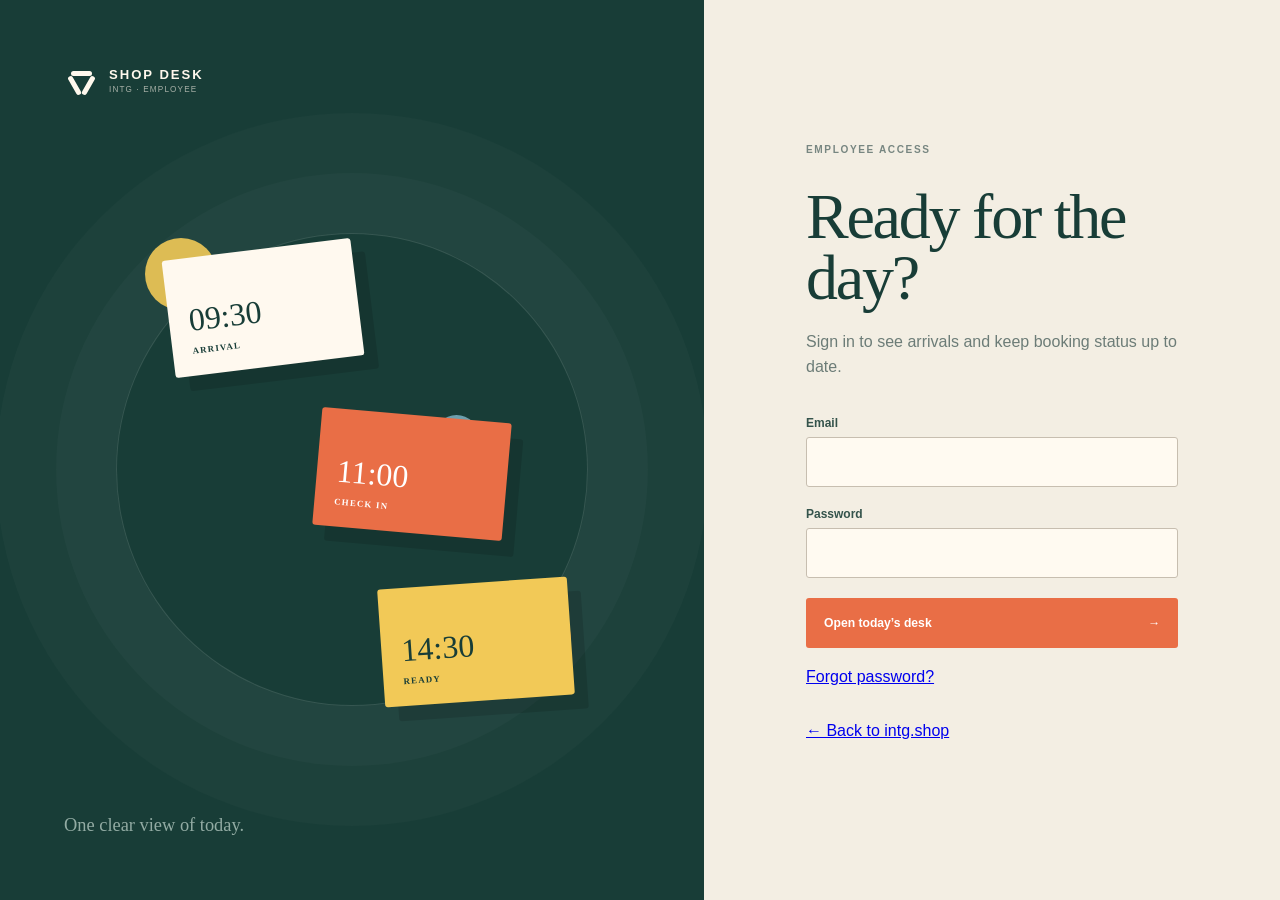
<file: index.html>
<!doctype html>
<html lang="en">
  <head>
    <meta charset="UTF-8" />
    <meta name="viewport" content="width=device-width, initial-scale=1, viewport-fit=cover" />
    <meta name="theme-color" content="#183d37" />
    <meta name="description" content="Employee booking desk for Intg Shop." />
    <meta property="og:title" content="Intg Shop · Employee" />
    <meta property="og:description" content="Employee booking desk for Intg Shop." />
    <meta property="og:type" content="website" />
    <meta property="og:url" content="https://employee.intg.shop/" />
    <meta property="og:image" content="https://intg.shop/og-cover.jpg" />
    <link rel="icon" href="./icon.svg" type="image/svg+xml" />
    <link rel="manifest" href="./manifest.webmanifest" />
    <title>Intg Shop · Employee</title>
    <script type="module" crossorigin src="./assets/index-C6InnlO5.js"></script>
    <link rel="stylesheet" crossorigin href="./assets/index-eb98FPpz.css">
  </head>
  <body><div id="root"></div></body>
</html>
</file>
<file: assets/index-eb98FPpz.css>
:root{color:#183d37;font-synthesis:none;--green:#183d37;--paper:#fffaf1;--cream:#f3eee3;--orange:#e96e46;--yellow:#f2c957;--line:#d8cfc1;--muted:#6c7c77;background:#f3eee3;font-family:Inter,ui-sans-serif,-apple-system,BlinkMacSystemFont,Segoe UI,sans-serif}*{box-sizing:border-box}html{background:var(--cream);min-width:320px}body{background:var(--cream);-webkit-font-smoothing:antialiased;min-width:320px;min-height:100vh;margin:0}body,button,input{font:inherit}button,a{-webkit-tap-highlight-color:transparent}button{color:inherit}h1,h2,h3,p{margin-top:0}h1,h2{letter-spacing:-.035em;font-family:Georgia,Times New Roman,serif;font-weight:400}button:focus-visible,a:focus-visible,input:focus-visible{outline-offset:2px;outline:3px solid #e96e4666}.brand{align-items:center;gap:11px;display:flex}.brand>span{color:currentColor;place-items:center;width:34px;height:34px;display:grid;position:relative}.brand>span i{background:currentColor;border-radius:5px;width:21px;height:5px;position:absolute}.brand>span i:first-child{transform:translateY(-8px)}.brand>span i:nth-child(2){transform:rotate(60deg)translateY(8px)}.brand>span i:nth-child(3){transform:rotate(-60deg)translateY(8px)}.brand b,.brand small{line-height:1;display:block}.brand b{letter-spacing:.15em;font-size:.82rem}.brand small{letter-spacing:.14em;opacity:.62;margin-top:5px;font-size:.51rem}.eyebrow{color:#778681;letter-spacing:.16em;text-transform:uppercase;margin:0 0 12px;font-size:.63rem;font-weight:900}.login{grid-template-columns:minmax(0,1.1fr) minmax(390px,.9fr);min-height:100vh;display:grid}.login>section{background:var(--green);color:#fff8ed;flex-direction:column;justify-content:space-between;min-height:100vh;padding:clamp(28px,5vw,65px);display:flex;overflow:hidden}.login>section>p{color:#92aba3;margin:0;font-family:Georgia,serif;font-size:1.15rem}.login-art{min-height:520px;margin:40px 0;position:relative}.login-art:before{content:"";border:1px solid #ffffff21;border-radius:50%;position:absolute;inset:7% 9% 2%;box-shadow:0 0 0 60px #ffffff06,0 0 0 120px #ffffff05}.login-art>i{background:var(--yellow);opacity:.9;border-radius:50%;width:72px;height:72px;position:absolute}.login-art>i:first-of-type{top:8%;left:14%}.login-art>i:nth-of-type(2){background:var(--orange);width:100px;height:100px;bottom:5%;right:12%}.login-art>i:nth-of-type(3){background:#7ab;width:45px;height:45px;top:42%;right:28%}.card{z-index:2;width:190px;height:118px;color:var(--green);background:#fff9ef;border-radius:3px;flex-direction:column;justify-content:flex-end;padding:20px;font-family:Georgia,serif;font-size:2rem;display:flex;position:absolute;box-shadow:13px 15px #00000021}.card small{letter-spacing:.14em;margin-top:7px;font-family:inherit;font-size:.55rem;font-weight:900}.card.one{top:10%;left:18%;transform:rotate(-7deg)}.card.two{color:#fff;background:#e96e46;top:42%;left:44%;transform:rotate(5deg)}.card.three{background:#f2c957;bottom:3%;right:12%;transform:rotate(-4deg)}.login>form,.login .recovery-panel>form{place-self:center;gap:20px;width:min(420px,100%);padding:45px 24px;display:grid}.login h1{margin:0;font-size:clamp(2.7rem,5vw,4.2rem);line-height:.95}.login form>p:nth-of-type(2){color:var(--muted);line-height:1.6}label{color:#34534b;gap:7px;font-size:.75rem;font-weight:800;display:grid}input{background:var(--paper);width:100%;min-height:50px;color:var(--green);border:1px solid #c7beb0;border-radius:3px;outline:0;padding:0 13px}input:focus{border-color:#32725f;box-shadow:0 0 0 3px #32725f1f}.primary,.secondary,.danger{cursor:pointer;border:1px solid #0000;border-radius:3px;min-height:50px;padding:0 17px;font-size:.76rem;font-weight:900}.primary{background:var(--orange);color:#fff;justify-content:space-between;align-items:center;gap:24px;display:flex}.primary:hover{background:#c95331}.secondary{background:0 0;border-color:#b9c4bd}.danger{color:#a33d2d;background:0 0;border-color:#0000}button:disabled{cursor:not-allowed;opacity:.5}.error{color:#913b2d;background:#f5ddd5;border-left:3px solid #b74433;padding:10px 12px;font-size:.74rem;line-height:1.45}.desk{width:min(900px,100%);min-height:100vh;margin:0 auto;padding:0 28px 80px}.desk>header{border-bottom:1px solid var(--line);justify-content:space-between;align-items:center;min-height:82px;display:flex}.desk>header>div{align-items:center;gap:15px;display:flex}.desk>header button{color:#71817b;cursor:pointer;background:0 0;border:0;width:44px;height:44px;font-size:1.1rem}.online,.offline{color:#567069;text-transform:uppercase;align-items:center;gap:6px;font-size:.61rem;font-weight:800;display:flex}.online:before,.offline:before{content:"";background:#3ea477;border-radius:50%;width:7px;height:7px}.offline:before{background:#c34b38}.offline-bar{color:#86402e;background:#f1d9c8;border-radius:3px;margin:14px 0 -2px;padding:11px 13px;font-size:.7rem;line-height:1.4}.desk-head{justify-content:space-between;align-items:flex-end;gap:20px;padding:54px 0 35px;display:flex}.desk-head h1{margin-bottom:9px;font-size:clamp(2.7rem,6vw,4.7rem);line-height:.95}.desk-head>div>p:last-child{color:var(--muted);margin:0;font-size:.76rem}.refresh{border:1px solid var(--line);background:var(--paper);cursor:pointer;border-radius:50%;width:48px;height:48px;font-size:1.15rem}.tabs{border-bottom:1px solid var(--line);display:flex}.tabs button{color:#7a8783;cursor:pointer;background:0 0;border:0;border-bottom:2px solid #0000;align-items:center;gap:8px;min-height:50px;padding:0 20px;font-size:.73rem;font-weight:850;display:flex}.tabs button.active{border-color:var(--orange);color:var(--green)}.tabs button span{background:#e4ddd1;border-radius:20px;place-items:center;min-width:20px;height:20px;font-size:.58rem;display:grid}.schedule{padding-top:32px}.day-group{margin-bottom:42px}.day-group>h2{justify-content:space-between;align-items:baseline;margin:0 0 14px;font-size:1.5rem;display:flex}.day-group>h2 span{color:#84908c;letter-spacing:.06em;text-transform:uppercase;font-family:inherit;font-size:.61rem;font-weight:800}.booking{border:1px solid var(--line);background:var(--paper);text-align:left;cursor:pointer;border-bottom:0;grid-template-columns:80px 4px minmax(0,1fr) auto 18px;align-items:center;gap:16px;width:100%;min-height:92px;padding:13px 16px;transition:transform .16s,box-shadow .16s;display:grid}.booking:first-of-type{border-radius:4px 4px 0 0}.booking:last-child{border-bottom:1px solid var(--line);border-radius:0 0 4px 4px}.booking:hover{z-index:1;position:relative;transform:translateY(-1px);box-shadow:0 12px 28px #183d3714}.booking time{font-family:Georgia,serif;font-size:1.16rem}.rail{background:#4c987a;border-radius:4px;width:4px;height:42px}.rail.checked_in{background:#4d83a0}.rail.completed{background:#a0aaa5}.rail.cancelled_by_shop,.rail.no_show{background:#bf5b47}.booking h3{margin:0;font-size:.87rem}.booking p{color:#61756e;margin:5px 0 0;font-size:.75rem}.booking small{color:#909a96;margin-top:6px;font-size:.59rem;display:block}.booking>b{color:#83908b;font-size:1.3rem;font-weight:400}.pill{color:#2c6e57;letter-spacing:.05em;text-transform:uppercase;white-space:nowrap;background:#dfece5;border-radius:20px;padding:5px 9px;font-size:.56rem;font-weight:900}.pill.checked_in{color:#35637a;background:#dbe7ed}.pill.completed{color:#626865;background:#e4e4df}.pill.cancelled_by_shop,.pill.no_show{color:#934536;background:#f0dfda}.empty,.state{text-align:center;align-content:center;place-items:center;min-height:370px;padding:30px;display:grid}.empty>span{color:#9da7a3;font-size:2rem}.empty h2{margin:13px 0 7px;font-size:1.7rem}.empty p,.state p{color:#7d8985;max-width:360px;margin:0;font-size:.74rem;line-height:1.55}.state i,.splash>i{border:2px solid #bbc5bf;border-top-color:var(--orange);border-radius:50%;width:28px;height:28px;margin-bottom:15px;animation:.75s linear infinite spin}@keyframes spin{to{transform:rotate(360deg)}}.state.error b{color:#9b4333}.state.error button{cursor:pointer;background:0 0;border:1px solid #bdc5c0;min-height:44px;margin-top:15px;padding:0 18px}.sheet-layer{z-index:100;-webkit-backdrop-filter:blur(4px);backdrop-filter:blur(4px);background:#0b282299;place-items:end center;display:grid;position:fixed;inset:0}.sheet{width:min(620px,100%);max-height:92vh;padding:28px 28px calc(30px + env(safe-area-inset-bottom));background:var(--cream);border-radius:12px 12px 0 0;animation:.22s both sheetUp;overflow:auto;box-shadow:0 -25px 70px #0003}@keyframes sheetUp{0%{transform:translateY(100%)}}.sheet header{justify-content:space-between;align-items:flex-start;gap:20px;display:flex}.sheet header p{color:#7d8985;letter-spacing:.08em;margin:0 0 7px;font-family:ui-monospace,SFMono-Regular,Menlo,monospace;font-size:.62rem}.sheet header h2{margin:0;font-size:2.3rem}.sheet header button{cursor:pointer;background:0 0;border:0;width:44px;height:44px;font-size:1.6rem}.status-banner{border:1px solid var(--line);background:var(--paper);border-radius:3px;align-items:center;gap:12px;margin:25px 0 12px;padding:13px 15px;display:flex}.dot{background:#469371;border-radius:50%;width:12px;height:12px}.dot.checked_in{background:#4d83a0}.dot.completed{background:#9da6a1}.dot.cancelled_by_shop,.dot.no_show{background:#bf5b47}.status-banner small,.status-banner b{display:block}.status-banner small{color:#82908b;letter-spacing:.1em;font-size:.54rem;font-weight:900}.status-banner b{margin-top:4px;font-size:.76rem}.sheet dl{margin:0}.sheet dl>div{border-bottom:1px solid var(--line);grid-template-columns:100px 1fr;gap:20px;padding:17px 3px;display:grid}.sheet dt{color:#84908c;font-size:.63rem;font-weight:800}.sheet dd{text-align:right;margin:0;font-size:.79rem;line-height:1.45}.sheet dd small{color:#788681;margin-top:5px;display:block}.sheet dd a{color:inherit}.sheet-actions{grid-template-columns:1fr 1fr;gap:9px;margin-top:24px;display:grid}.sheet-actions .primary,.sheet-actions .danger:only-child{grid-column:1/-1}.final-note{color:#7c8884;text-align:center;margin:24px 0 0;font-size:.72rem}.splash{background:var(--green);color:#fff;align-content:center;place-items:center;gap:30px;min-height:100vh;display:grid}@media (width<=720px){.login{grid-template-columns:1fr}.login>section{min-height:37vh;padding:25px}.login-art{min-height:220px;margin:20px 0 0}.card{width:125px;height:78px;padding:12px;font-size:1.3rem}.card small{font-size:.42rem}.card.one{left:4%}.card.two{top:35%;left:36%}.card.three{right:2%}.login>section>p{display:none}.login>form,.login .recovery-panel>form{min-height:63vh;padding:45px 20px calc(45px + env(safe-area-inset-bottom))}.desk{padding:0 15px 70px}.desk>header{min-height:68px}.desk-head{padding:40px 2px 28px}.desk-head h1{font-size:2.9rem}.booking{grid-template-columns:63px 4px minmax(0,1fr) 15px;gap:11px;padding:12px 11px}.booking .pill{grid-column:3;width:max-content;margin-top:4px}.booking>b{grid-area:1/4/span 2}.booking>div{align-self:end}.sheet{padding:24px 17px calc(24px + env(safe-area-inset-bottom))}}@media (width<=390px){.booking time{font-size:1rem}.booking{grid-template-columns:54px 3px minmax(0,1fr) 12px}.booking p{text-overflow:ellipsis;white-space:nowrap;max-width:180px;overflow:hidden}.sheet dl>div{grid-template-columns:80px 1fr}}@media (prefers-reduced-motion:reduce){*,:before,:after{transition-duration:.01ms!important;animation-duration:.01ms!important;animation-iteration-count:1!important}}.login.recovery>.recovery-panel{min-height:auto;color:var(--green);background:0 0;justify-content:stretch;padding:0;display:grid}.login.recovery .recovery-panel form{box-sizing:border-box;width:100%}
</file>
